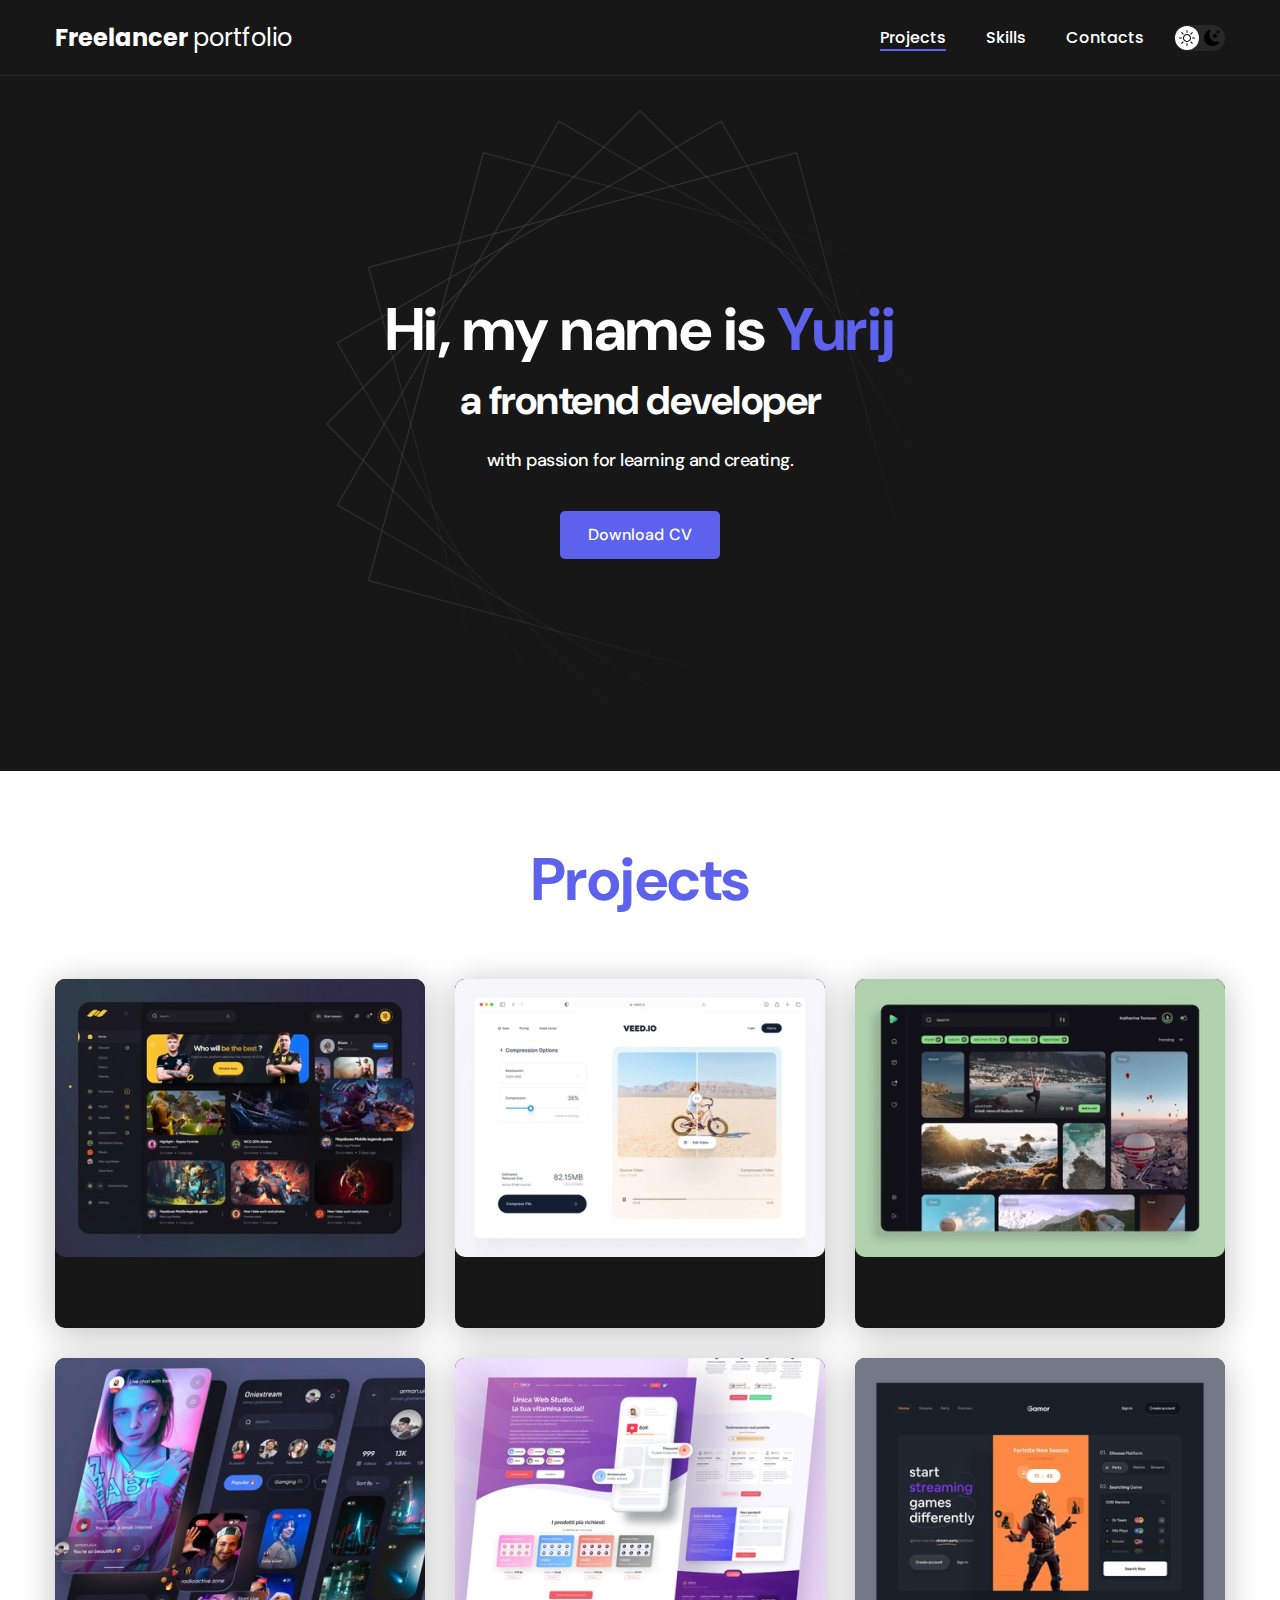
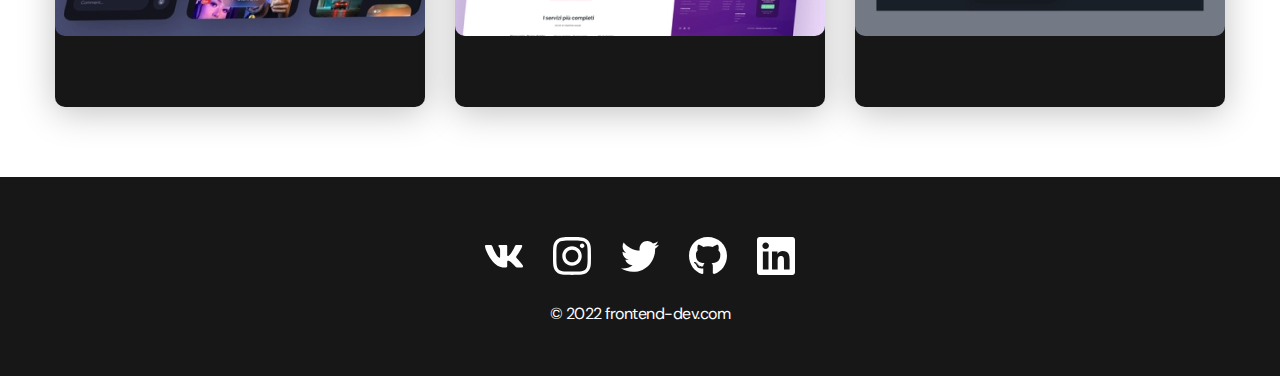
<file: index.html>
<!DOCTYPE html>
<html lang="en">

<head>
    <meta charset="UTF-8">
    <meta name="viewport" content="width=device-width, initial-scale=1.0">
    <title>Portfolio Site</title>
    <link rel="stylesheet" href="./css/main.css">

</head>

<body>
    <nav class="nav">
        <div class="container">
            <div class="nav-row">
                <a href="./index.html" class="logo"> <strong>Freelancer </strong>portfolio</a>
                
                <button class="dark-mode-btn">
                    <img class="dark-mode-btn__icon" src="./img/icons/sun.svg" alt="Light mode">
                    <img class="dark-mode-btn__icon" src="./img/icons/moon.svg" alt="Dark mode">

                </button>
                <ul class="nav-list">
                    <li class="nav-list__item"><a class="nav-list__link nav-list__link--active" target="_blank"
                            href="./project-page.html">Projects</a></li>
                    <li class="nav-list__item"><a class="nav-list__link " target="_blank" href="./skills-page.html">Skills</a>
                    </li>
                    <li class="nav-list__item"><a class="nav-list__link" target="_blank"
                            href="./contacts-page.html">Contacts</a></li>

                </ul>


            </div>

        </div>
    </nav>
    <header class="header">
        <div class="header__wrapper">

            <h1 class="header__title"><strong>Hi, my name is <em>Yurij</em></strong> <br>
                a frontend developer
            </h1>

            <div class="header__text">
                <p>with passion for learning and creating.</p>
            </div>

            <a href="#!" class="btn">Download CV</a>

        </div>
    </header>

    <main class="section">
        <div class="container">
            <h2 class="title-1">Projects</h2>
            <ul class="projects">
                <li class="project">
                    <a href="./project-project/html">
                        <img src="./img/projects/01.jpg" alt="Project 1" class="project__img">
                        <h3 class="project__title">Gaming streaming portal</h3>
                    </a>
                </li>

                <li class="project">
                    <a href="./project-page.html">
                        <img src="./img/projects/02.jpg" alt="Project 2" class="project__img">
                        <h3 class="project__title">Video service</h3>
                    </a>
                </li>

                <li class="project">
                    <a href="./project-page.html">
                        <img src="./img/projects/03.jpg" alt="Project 3" class="project__img">
                        <h3 class="project__title">Video portal</h3>
                    </a>
                </li>

                <li class="project">
                    <a href="./project-page.html">
                        <img src="./img/projects/04.jpg" alt="Project 4" class="project__img">
                        <h3 class="project__title">Dating app</h3>
                    </a>
                </li>

                <li class="project">
                    <a href="./project-page.html">
                        <img src="./img/projects/05.jpg" alt="Project 5" class="project__img">
                        <h3 class="project__title">Landing</h3>
                    </a>
                </li>

                <li class="project">
                    <a href="./project-page.html">
                        <img src="./img/projects/06.jpg" alt="Project 6" class="project__img">
                        <h3 class="project__title">Gaming communitye</h3>
                    </a>
                </li>

            </ul>
        </div>
    </main>

    <footer class="footer">
        <div class="container">
            <div class="footer__wrapper">
                <ul class="social">
                    <li class="social__item">
                        <a href="#!"><img src="./img/icons/vk.svg" alt=""></a>
                    </li>
                    <li class="social__item">
                        <a href="#!"><img src="./img/icons/instagram.svg" alt=""></a>
                    </li>
                    <li class="social__item">
                        <a href="#!"><img src="./img/icons/twitter.svg" alt=""></a>
                    </li>
                    <li class="social__item">
                        <a href="#!"><img src="./img/icons/gitHub.svg" alt=""></a>
                    </li>
                    <li class="social__item">
                        <a href="#!"><img src="./img/icons/linkedIn.svg" alt=""></a>
                    </li>
                </ul>
                <div class="copyright">
                    <p>© 2022 frontend-dev.com</p>
                </div>
            </div>
        </div>
    </footer>

    <script src="./js/main.js"></script>
</body>

</html>
</file>
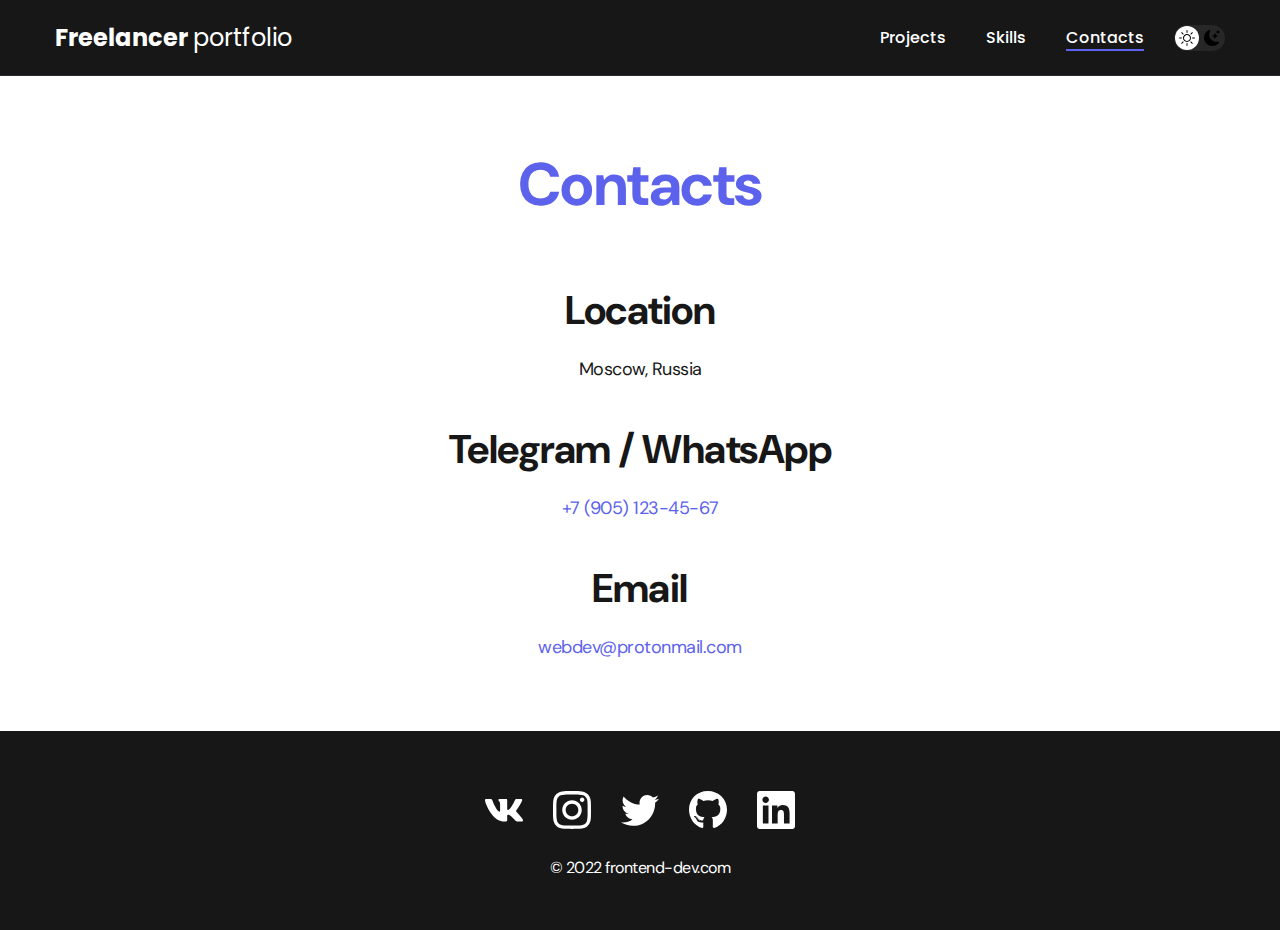
<file: contacts-page.html>
<!DOCTYPE html>
<html lang="en">

<head>
    <meta charset="UTF-8">
    <meta name="viewport" content="width=device-width, initial-scale=1.0">
    <title>Portfolio Site</title>
    <link rel="stylesheet" href="./css/main.css">

</head>

<body>
    <nav class="nav">
        <div class="container">
            <div class="nav-row">
                <a href="./index.html" class="logo"> <strong>Freelancer </strong>portfolio</a>
                <button class="dark-mode-btn">
                    <img class="dark-mode-btn__icon" src="./img/icons/sun.svg" alt="Light mode">
                    <img class="dark-mode-btn__icon" src="./img/icons/moon.svg" alt="Dark mode">

                </button>
                <ul class="nav-list">
                    <li class="nav-list__item"><a class="nav-list__link" target="_blank"
                            href="./projects.html">Projects</a></li>
                    <li class="nav-list__item"><a class="nav-list__link" target="_blank" href="./skills.html">Skills</a>
                    </li>
                    <li class="nav-list__item"><a class="nav-list__link nav-list__link--active" target="_blank"
                            href="./contacts.html">Contacts</a></li>

                </ul>


            </div>

        </div>
    </nav>

    <div class="section">
        <div class="container">
            <h1 class="title-1">Contacts</h1>
            <ul class="content-list">
                <li class="content-list__item">
                    <h2 class="title-2">Location</h2>
                    <p>Moscow, Russia</p>
                </li>
                <li class="content-list__item">
                    <h2 class="title-2">Telegram / WhatsApp</h2>
                    <p><a href="tel:+7987654321">+7 (905) 123-45-67</a></p>              
                </li>
                <li class="content-list__item">
                    <h2 class="title-2">Email</h2>
                    <p><a href="mailto:webdev@protonmail.com">webdev@protonmail.com</a></p>              
                </li>

            </ul>

             


        </div>
    </div>


    <footer class="footer">
        <div class="container">
            <div class="footer__wrapper">
                <ul class="social">
                    <li class="social__item">
                        <a href="#!"><img src="./img/icons/vk.svg" alt=""></a>
                    </li>
                    <li class="social__item">
                        <a href="#!"><img src="./img/icons/instagram.svg" alt=""></a>
                    </li>
                    <li class="social__item">
                        <a href="#!"><img src="./img/icons/twitter.svg" alt=""></a>
                    </li>
                    <li class="social__item">
                        <a href="#!"><img src="./img/icons/gitHub.svg" alt=""></a>
                    </li>
                    <li class="social__item">
                        <a href="#!"><img src="./img/icons/linkedIn.svg" alt=""></a>
                    </li>
                </ul>
                <div class="copyright">
                    <p>© 2022 frontend-dev.com</p>
                </div>
            </div>
        </div>
    </footer>
    <script src="./js/main.js"></script>

</body>

</html>
</file>
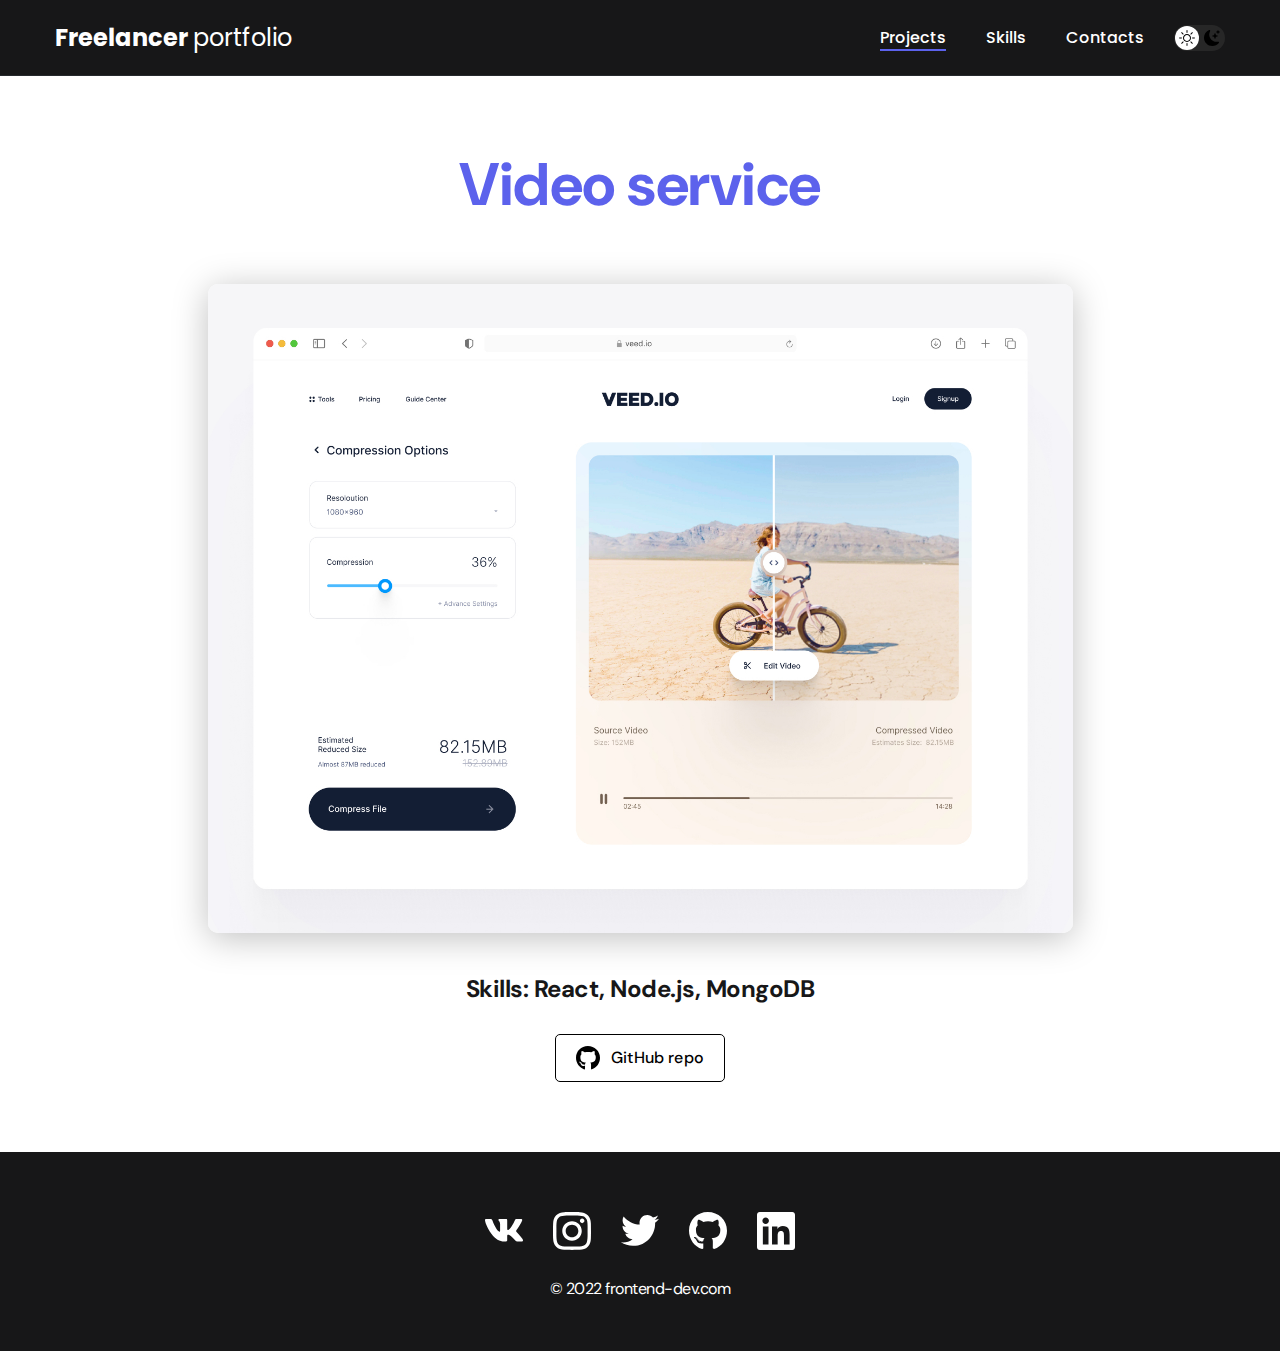
<file: project-page.html>
<!DOCTYPE html>
<html lang="en">

<head>
    <meta charset="UTF-8">
    <meta name="viewport" content="width=device-width, initial-scale=1.0">
    <title>Portfolio Site</title>
    <link rel="stylesheet" href="./css/main.css">

</head>

<body>
    <nav class="nav">
        <div class="container">
            <div class="nav-row">
                <a href="./index.html" class="logo"> <strong>Freelancer </strong>portfolio</a>
                <button class="dark-mode-btn">
                    <img class="dark-mode-btn__icon" src="./img/icons/sun.svg" alt="Light mode">
                    <img class="dark-mode-btn__icon" src="./img/icons/moon.svg" alt="Dark mode">

                </button>
                <ul class="nav-list">
                    <li class="nav-list__item"><a class="nav-list__link nav-list__link--active" target="_blank"
                            href="./projects.html">Projects</a></li>
                    <li class="nav-list__item"><a class="nav-list__link" target="_blank" href="./skills.html">Skills</a>
                    </li>
                    <li class="nav-list__item"><a class="nav-list__link" target="_blank"
                            href="./contacts.html">Contacts</a></li>

                </ul>


            </div>

        </div>
    </nav>
    
    <main class="section">
        <div class="container">
            <div class="projects-details">
                <h1 class="title-1">Video service</h1>
                <img class="project-details__cover" src="./img/projects/02-big.jpg" alt="Project 2 cover">
                <div class="project-details__desc">
                    <p>Skills: React, Node.js, MongoDB</p>
                </div>
                <a href="#!" class="btn-outline">
                    <img src="./img/icons/gitHub-black.svg" alt="GitHub image">
                    GitHub repo
                </a>

            </div>

    
                
        </div>
    </main>

    <footer class="footer">
        <div class="container">
            <div class="footer__wrapper">
                <ul class="social">
                    <li class="social__item">
                        <a href="#!"><img src="./img/icons/vk.svg" alt=""></a>
                    </li>
                    <li class="social__item">
                        <a href="#!"><img src="./img/icons/instagram.svg" alt=""></a>
                    </li>
                    <li class="social__item">
                        <a href="#!"><img src="./img/icons/twitter.svg" alt=""></a>
                    </li>
                    <li class="social__item">
                        <a href="#!"><img src="./img/icons/gitHub.svg" alt=""></a>
                    </li>
                    <li class="social__item">
                        <a href="#!"><img src="./img/icons/linkedIn.svg" alt=""></a>
                    </li>
                </ul>
                <div class="copyright">
                    <p>© 2022 frontend-dev.com</p>
                </div>
            </div>
        </div>
    </footer>
    <script src="./js/main.js"></script>

</body>

</html>
</file>
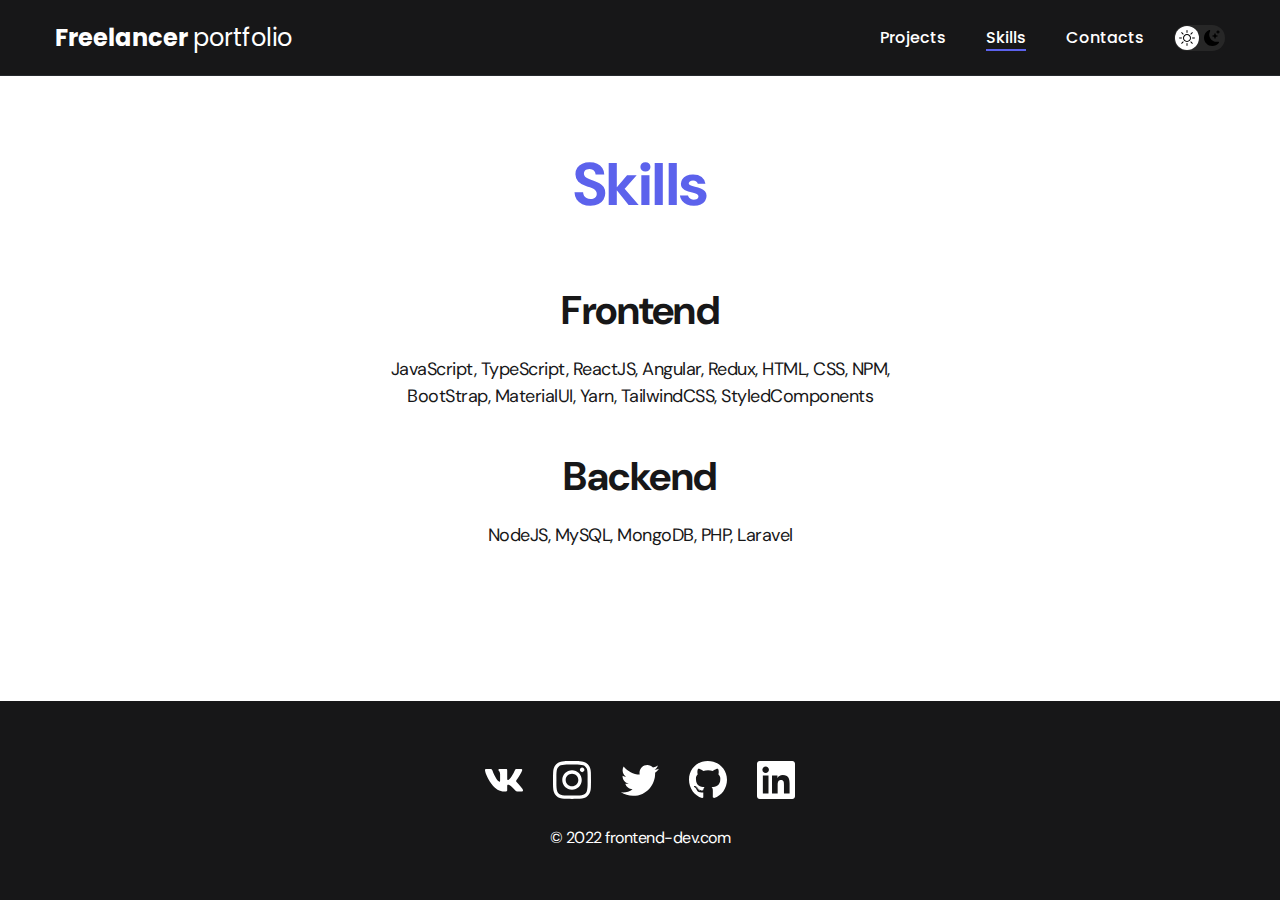
<file: skills-page.html>
<!DOCTYPE html>
<html lang="en">

<head>
    <meta charset="UTF-8">
    <meta name="viewport" content="width=device-width, initial-scale=1.0">
    <title>Portfolio Site</title>
    <link rel="stylesheet" href="./css/main.css">

</head>

<body>
    <nav class="nav">
        <div class="container">
            <div class="nav-row">
                <a href="./index.html" class="logo"> <strong>Freelancer </strong>portfolio</a>
                <button class="dark-mode-btn">
                    <img class="dark-mode-btn__icon" src="./img/icons/sun.svg" alt="Light mode">
                    <img class="dark-mode-btn__icon" src="./img/icons/moon.svg" alt="Dark mode">

                </button>
                <ul class="nav-list">
                    <li class="nav-list__item"><a class="nav-list__link" target="_blank"
                            href="./projects.html">Projects</a></li>
                    <li class="nav-list__item"><a class="nav-list__link nav-list__link--active" target="_blank" href="./skills.html">Skills</a>
                    </li>
                    <li class="nav-list__item"><a class="nav-list__link" target="_blank"
                            href="./contacts.html">Contacts</a></li>

                </ul>


            </div>

        </div>
    </nav>

    <div class="section">
        <div class="container">
            <h1 class="title-1">Skills</h1>
            <ul class="content-list">
                <li class="content-list__item">
                    <h2 class="title-2">Frontend</h2>
                    <p>JavaScript, TypeScript, ReactJS, Angular, Redux, HTML, CSS, NPM, BootStrap, MaterialUI, Yarn, TailwindCSS, StyledComponents</p>
                </li>
                <li class="content-list__item">
                    <h2 class="title-2">Backend</h2>
                    <p>NodeJS, MySQL, MongoDB, PHP, Laravel</p>              
                </li>

            </ul>

             


        </div>
    </div>


    <footer class="footer">
        <div class="container">
            <div class="footer__wrapper">
                <ul class="social">
                    <li class="social__item">
                        <a href="#!"><img src="./img/icons/vk.svg" alt=""></a>
                    </li>
                    <li class="social__item">
                        <a href="#!"><img src="./img/icons/instagram.svg" alt=""></a>
                    </li>
                    <li class="social__item">
                        <a href="#!"><img src="./img/icons/twitter.svg" alt=""></a>
                    </li>
                    <li class="social__item">
                        <a href="#!"><img src="./img/icons/gitHub.svg" alt=""></a>
                    </li>
                    <li class="social__item">
                        <a href="#!"><img src="./img/icons/linkedIn.svg" alt=""></a>
                    </li>
                </ul>
                <div class="copyright">
                    <p>© 2022 frontend-dev.com</p>
                </div>
            </div>
        </div>
    </footer>

    <script src="./js/main.js"></script>
</body>

</html>
</file>
<file: css/main.css>
@import "./reset.css";
@import url('https://fonts.googleapis.com/css2?family=DM+Sans:opsz,wght@9..40,400;9..40,500;9..40,700&family=Poppins:wght@400;500;700&display=swap');

:root{
    --blackpure:#000;
    --black:#171718;
    --black-border: #26292D;
    --white: #fff;
    --purple:#5C62EC;

    --dark-bg:var(--black);
    --dark-border: var(--black-border);
    
    --light-bg:var(--white);

    --header-text:var(--white);
    --accent:var(--purple);

    --text-color: var(--black);
    
    /* Light mode */

    --page-bg:var(--white);
    --text-color:var(--black);

    --title-1: var(--accent);

    --project-card-bg:var(--black);
    --project-card-text:var(--white);
    --box-shadow:0px 5px 35px 0px rgba(0, 0, 0, 0.25);

}

.dark {

        /* Dark mode */

        --page-bg:#252526;
        --text-color:var(--white);

        --title-1: var(--white);

        --project-card-bg:var(--white);
        --project-card-text:var(--black);
        --box-shadow:0px 5px 35px 0px rgba(0, 0, 0, 0.8);
}
    


/* Genereal */

html, body{
    display: flex;
    flex-direction: column;
    
    min-height: 100vh;
    
    font-family: 'DM Sans', sans-serif;
    letter-spacing: -0.5px;
    
    background-color:var(--page-bg);
    color:var(--text-color);
}    

.container {
    margin: 0 auto;
    padding: 0 15px;
    max-width: 1200px;
}    

.section {
    padding: 70px 0;   
}

.title-1 {
    margin-bottom: 60px;
    
    font-size: 60px;
    font-weight: 700;
    line-height: 1.3;
    
    text-align: center;

    color: var(--title-1); 
}

.title-2 {
    margin-bottom: 20px;
    
    font-size: 40px;
    font-weight: 700;
    line-height: 1.3;
    text-align: center;
}

/* NAV */

.nav {
    padding: 20px 0;
    border-bottom: 1px solid var(--dark-border);
    background-color: var(--dark-bg);
    color: var(--header-text);
    letter-spacing: normal;
}

.nav-row {
    display: flex;
    align-items: center;
    justify-content: flex-end;
    column-gap: 30px;
    row-gap: 20px;
    flex-wrap: wrap;
   
}

.logo {
    margin-right: auto;
    
    color: var(--header-text);
    
    font-size: 24px;
    font-family: 'Poppins', sans-serif;
}

.logo strong{
    font-weight: bold;
} 

.nav-list {
    display: flex;
    flex-wrap: wrap;
    row-gap: 10px;

    align-items: center;
    column-gap: 40px;
    font-family: 'Poppins', sans-serif;
    font-size: 16px;
    font-weight: 500;

}

.nav-list__link {
    color: var(--header-text);
    transition: opacity 0.2s ease-in; 
    
    &:hover {
        opacity: 0.8;
    }
}

.nav-list__link--active {
    position: relative;
}

.nav-list__link--active::before {
    content: "";
    
    position: absolute;
    left: 0;
    top: 100%;

    display: block;
    height: 2px;
    width: 100%;
    background-color: var(--accent);
    
}

/* Dark-Light mode btn */

.dark-mode-btn {
    position: relative;
    order: 5;

    display: flex;
    padding: 5px;
    justify-content: space-between;
    
    width: 51px;
    height: 26px;
    border-radius: 50px;
    
    background-color: #272727;
}

.dark-mode-btn::before{
    content: '';
       
    position: absolute;
    top: 1px;
    left: 1px;
    
    display: block;
    width: 24px;
    height: 24px;
    border-radius: 50%;
    background-color:var(--white);

    transition: left 0.2s ease-in;

} 

.dark-mode-btn--active::before{
    left: 26px;

}

.dark-mode-btn__icon {
    position: relative;

    z-index: 9;
}

/* HEADER */

.header {
    display: flex;
    padding: 40px 0;
    min-height: 695px;
    align-items: center;
    justify-content: center;

    background-color: var(--dark-bg);
    background-image: url("../img/header-bg.png");
    background-position: center center;
    background-repeat: no-repeat;
    background-size: auto;

    color: var(--header-text);
    text-align: center;
    
}
.header__wrapper {
    max-width: 660px;
    padding: 0 15px;

        
}
.header__title {
    margin-bottom: 20px;
    font-size: 40px;
    font-weight: 700;
    line-height: 1.4; /* 84px */
   
}
.header__title strong {
    font-size: 60px;
    font-weight: 700;
}

.header__title em {
    font-style: normal;
    color: var(--accent);
}

.header__text {
    margin-bottom: 40px;
    font-size: 18px;
    font-weight: 500;
    line-height: 1.33333;
}

.header__text p+p{
    margin-top: 0.5em;
}

/* Btn */

.btn { 
    display: inline-block;
    height: 48px;
    padding: 12px 28px;

    border-radius: 5px;
    background-color: var(--accent);
    color: var(--white);
    
    font-size: 16px;
    font-weight: 500;
    line-height: 1.5;
    letter-spacing: 0.15px;
}

.btn:hover{
    opacity: 0.8;
    transition: opacity 0.2s ease-in;
}

.btn:active{
    position: relative;
    top: 1px;
}

.btn-outline {
    display:flex;
    column-gap: 11px;
    align-items: center;
    
    height: 48px;
    padding: 12px 20px;
  
    border-radius: 5px;
    border: 1px solid var(--blackpure);
    
    background-color:var(--white);

    color: var(--blackpure);
    text-align: center;
    font-size: 16px;
    font-weight: 500;
    line-height: 1.5;
    letter-spacing: 0.15px;

}

.btn-outline:hover{
    opacity: 0.6;
    transition: opacity 0.2s ease-in;
}

.btn-outline:active{
    position: relative;
    top: 1px;
}



/* Projects */

.projects {
    display: flex;
    flex-wrap: wrap;
    column-gap: 30px;
    row-gap: 30px;
    justify-content: center;

}

.project {
    max-width: 370px;
    background-color: var(--project-card-bg);
    border-radius: 10px;
    box-shadow: var(--box-shadow);
    border-radius: 10px;

    
    
}
.project__img {
    border-radius: 10px;
}
.project__title {
    padding: 15px 20px 25px;
    
    font-size: 24px;
    font-weight: 700;
    line-height: 1.3;

    color:var(--text-color);
    
}

/* Project details*/

.projects-details {
    margin: 0 auto;
    max-width: 865px;

    display: flex;
    flex-direction: column;
    align-items: center;
  
}

.project-details__cover {
    max-width: 100%;
    border-radius: 10px;
    box-shadow: 0px 5px 35px 0px rgba(0, 0, 0, 0.25);
    margin-bottom: 40px;
}

.project-details__desc {
    
    margin-bottom: 30px;
    color: --project-card-text;
    text-align: center;
    font-size: 24px;
    font-weight: 700;
    line-height: 1.3;
}

/* Skills, Contacts */

.content-list {
    max-width: 570px;
    margin: 0 auto;
    
    display: flex;
    flex-direction: column;
    align-items: center;
    text-align: center;
    row-gap: 40px;

    text-align: center;
}

.content-list__item{
    
    font-size: 18px;
    font-weight: 400;
    line-height: 27px;
}

.content-list__item a{
    color:var(--accent);

}
.content-list__item p + p {
    margin-top: 0.5em;
}

/* Footer */

.footer {
    margin-top: auto;
    background-color:var(--dark-bg);
    padding: 60px 0 50px;
    color: var (--white);

}

.footer__wrapper {
    display: flex;
    flex-direction: column;
    align-items: center;
    row-gap: 27px;
}

.social {
    display: flex;
    column-gap: 30px;
    align-items:center;
}

.copyright {
    text-align: center;
    color:var(--white);

    font-size: 16px;
    font-weight: 400;
    line-height: 1.5
}

.copyright p + p{
    margin-top: 0.5em;
}


@media (max-width: 620px) {

    .nav-row{
        justify-content: space-between;
    }

    .dark-mode-btn{
        order: 0;
    }
    
    .header {
        min-height: unset;
    }

    .header__title {
        font-size: 30px;
    }
    
    .header__title strong {
        font-size: 40px;
    }

    .section {
        padding: 40px 0;
    }

    .title-1 {
        margin-bottom: 30px;
        font-size: 40px;
    }
    .title-2 {
        margin-bottom: 10px;
        font-size: 30px;
    }
    .project__title {
        font-size: 22px;
    }

    .project-details__desc{
        margin-bottom: 20px;
        font-size: 22px;
    }

    .content-list {
        row-gap: 20px;
    }

    .content-list__item{
        font-size: 16px;
    }
    .social {
        column-gap: 20px;
    }

    li.social__item {
        width: 28px;
    }
    .footer {
        padding: 40px 0 30px;
    }

    .footer__wrapper {
        row-gap: 20px;
    }
}
</file>
